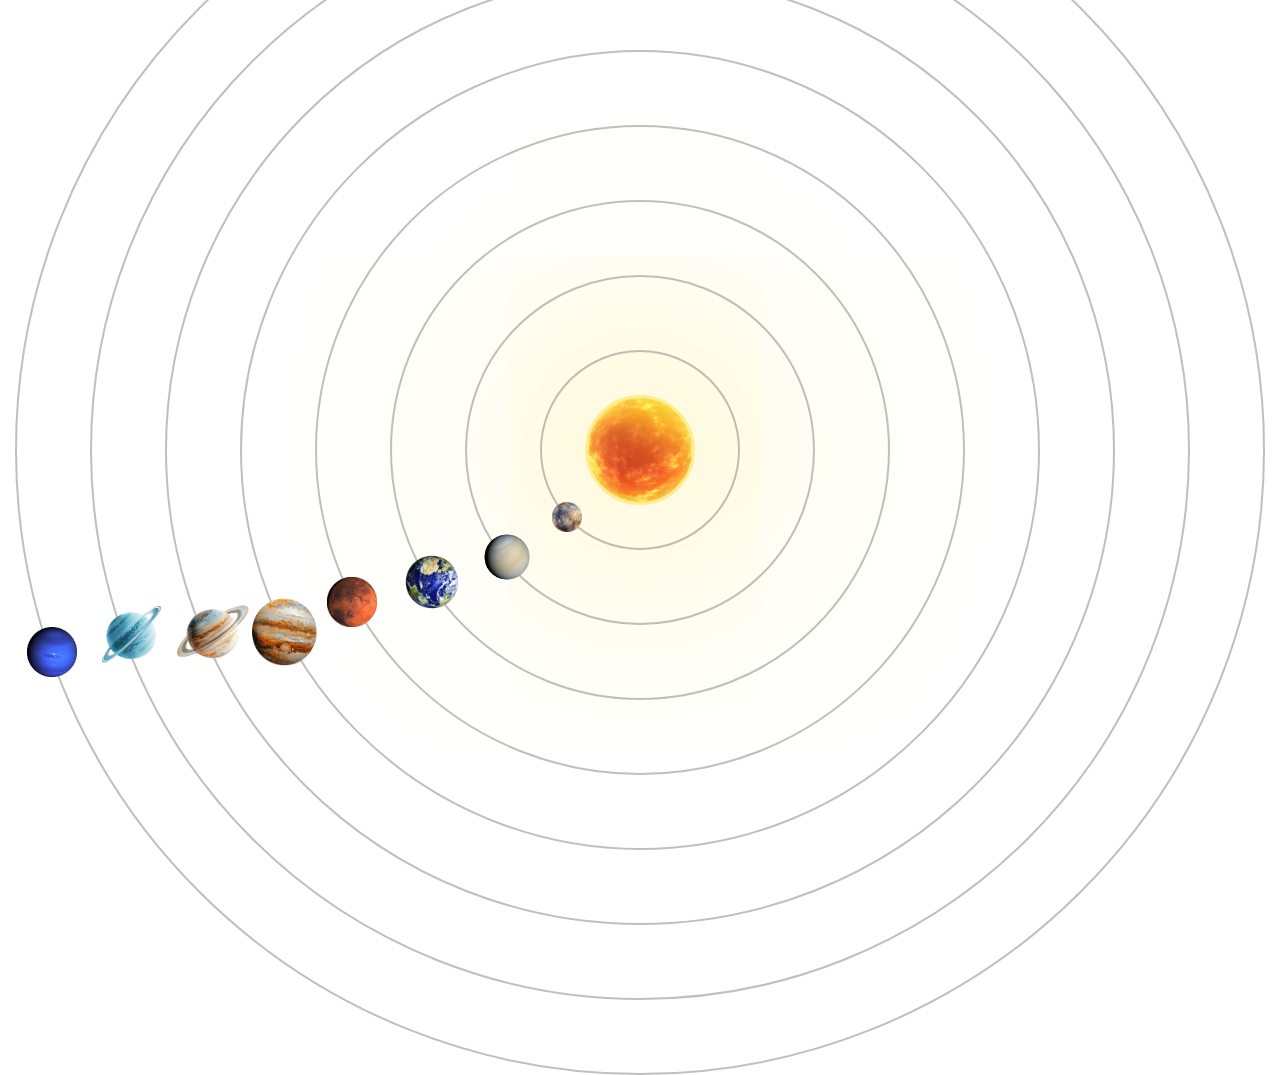
<file: index.html>
<!DOCTYPE html>
<html lang="en">
<head>
    <meta charset="UTF-8">
    <meta name="viewport" content="width=device-width, initial-scale=1.0">
    <title>Document</title>
    <link rel="stylesheet" href="./solsys.css">
</head>
<body>
  <div id="sun" ></div>

  <div id="mercury" class="orbit"><img src="./images/mercury.png" alt=""></div>
  <div id="venus" class="orbit"><img src="./images/Venus.png" alt=""></div>
   <div id="earth" class="orbit"><img src="./images/earth.png" alt=""></div>
  <div id="mars" class="orbit"><img src="./images/mars.png" alt=""></div> 
  <div id="jupiter" class="orbit"><img src="./images/jupiter.png" alt="" style=" animation:planetRotation 0s;"></div>
  <div id="saturn" class="orbit"><img src="./images/saturn.png" alt="" style=" animation:planetRotation 0s;"></div>
  <div id="uranus" class="orbit"><img src="./images/uranus.png" alt="" style=" animation:planetRotation 0s;"></div>
  <div id="neptune" class="orbit"><img src="./images/neptune.png" alt=""></div>
</body>
</html>
</file>
<file: solsys.css>
*{
    margin: 0;
    padding: 0;
    box-sizing: border-box;
}

body{
    height: 100vh;
    height: 100vh;
    display: flex;
    justify-content: space-evenly;
    align-items: center;
    position: relative;
    background-image: url("https://cdn.eso.org/images/wallpaper5/eso0932a.jpg");
    background-size: cover;
    
    
}
#sun{
    width: 110px;
    height: 110px;
    background-image: url("./images/sun.png");
    background-size:150%; 
     background-position: center;
    background-repeat: no-repeat; 
    /* background-image: radial-gradient(orange,yellow); */
    border: 3px solid rgb(255, 237, 146);
    box-shadow: 0 0 1000px 50px rgb(255, 237, 146);
    border-radius: 50%;
    animation:  planetRotation  
    50s linear 0s infinite normal;
    

}

.orbit{
    border:2px solid rgba(128, 128, 128, 0.5);
    border-radius: 50%;
    position: absolute;
    animation: orbiting 10s linear 0s infinite normal;

}

img{
    position: relative;
    /* animation: planetRotation 10s linear 0s infinite normal ; */
     
}
#mercury{
    width: 200px;
    height:200px ;
    animation-duration: 2.5s;
}

#venus{
    width: 350px;
    height:350px ;
    animation-duration: 6.2s;
}
#earth{
    width: 500px;
    height:500px ;
     animation-duration: 10s;
}
#mars{
    width:650px;
    height:650px ;
     animation-duration: 20s;

}
#jupiter{
    width: 800px;
    height:800px;
     animation-duration: 30s;
}
#saturn{
    width: 950px;
    height:950px ;
     animation-duration: 50s;
    
}
#uranus{
    width: 1100px;
    height:1100px ;
     animation-duration: 60s;
      
}
#neptune{
    width: 1250px;
    height:1250px ;
     animation-duration: 90s;
}





#mercury img{
    width: 30px;
    height: 30px;
    top:150px;
    left:10px
}
#venus img{
    width: 60px;
    height: 60px;
    top:250px;
    left: 10px;
}
#earth img{
    width: 60px;
    height: 60px;
    top:350px;
    left: 10px;
}
#mars img{
    width: 50px;
    height: 50px;
    top:450px;
    left: 10px;
}
#jupiter img{
    width: 70px;
    height: 80px;
    top:540px;
    left: 10px;
}
#saturn img{
    width: 75px;
    height: 75px;
    top:620px;
    left: 10px;
}
#uranus img{
    width: 65px;
    height: 65px;
    top:700px;
    left: 10px;
}
#neptune img{
    width: 50px;
    height: 50px;
    top:800px;
    left: 10px;
}





@keyframes orbiting {
    from{
        transform: rotate(0deg);
    }
    to{
        transform: rotate(360deg);
    }
    
}
@keyframes planetRotation {
    from{
        transform: rotate(0deg);
    }
    to{
        transform:rotate(360deg);
    }
    
}
</file>
